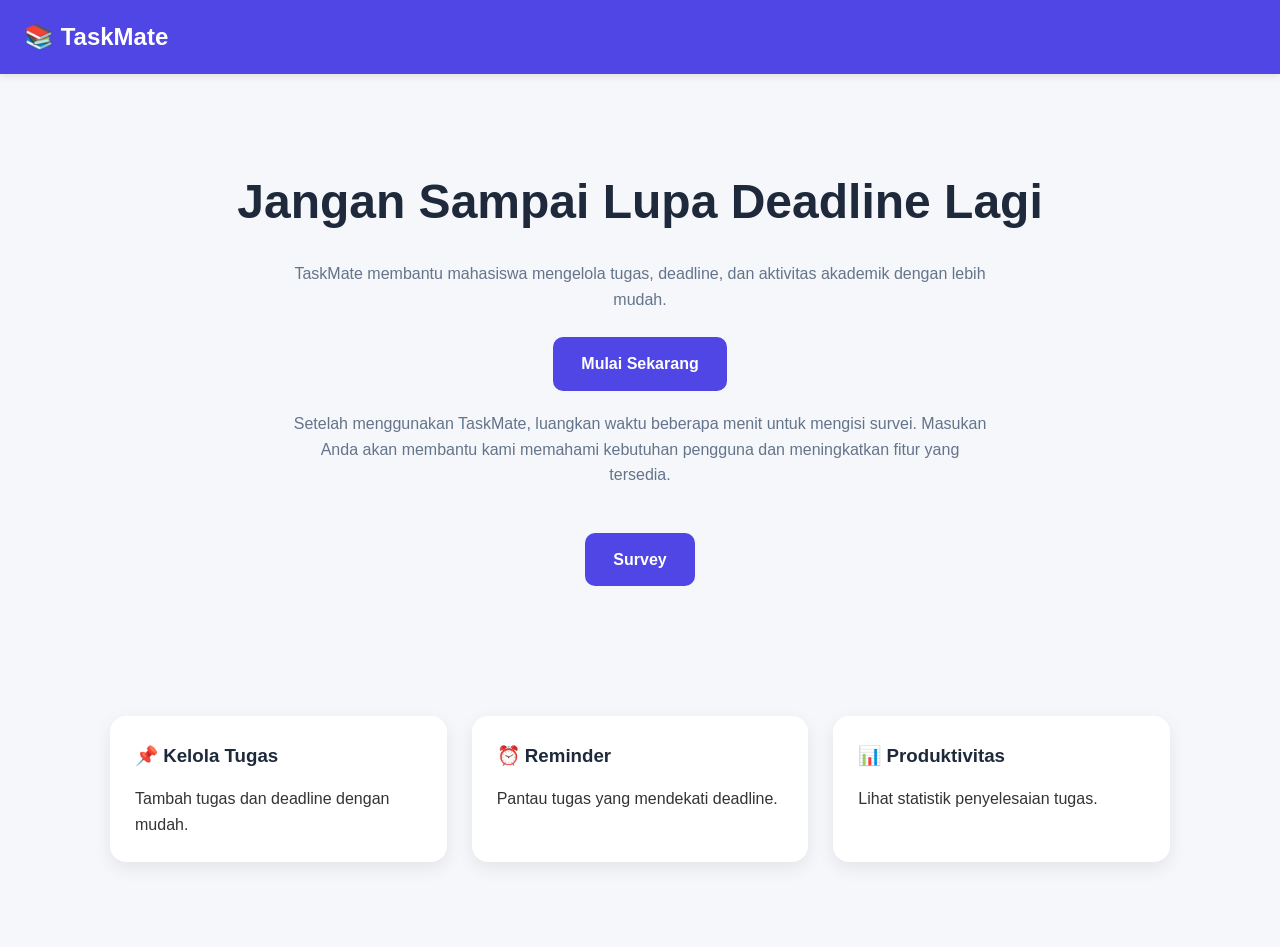
<file: index.html>
<!DOCTYPE html>
<html lang="id">
<head>
    <meta charset="UTF-8">
    <meta name="viewport" content="width=device-width, initial-scale=1, viewport-fit=cover">
    <title>TaskMate</title>
    <link rel="stylesheet" href="css/style.css">
</head>

<body>

    <nav>
        <h2>📚 TaskMate</h2>
    </nav>

    <section class="hero">

        <h1>Jangan Sampai Lupa Deadline Lagi</h1>

        <p>
            TaskMate membantu mahasiswa mengelola tugas,
            deadline, dan aktivitas akademik dengan lebih mudah.
        </p>

        <div class="button-group">
            <a class="btn" href="dashboard.html">Mulai Sekarang</a>

            <p class="survey-text">
                Setelah menggunakan TaskMate, luangkan waktu
                beberapa menit untuk mengisi survei. Masukan Anda akan membantu kami memahami 
                kebutuhan pengguna dan meningkatkan fitur yang tersedia.
            </p>

            <a class="btn" href="survey.html">Survey</a>
        </div>

    </section>

    <section class="features">

        <div class="card">
            <h3>📌 Kelola Tugas</h3>
            <p>Tambah tugas dan deadline dengan mudah.</p>
        </div>

        <div class="card">
            <h3>⏰ Reminder</h3>
            <p>Pantau tugas yang mendekati deadline.</p>
        </div>

        <div class="card">
            <h3>📊 Produktivitas</h3>
            <p>Lihat statistik penyelesaian tugas.</p>
        </div>

    </section>

</body>
</html>
</file>
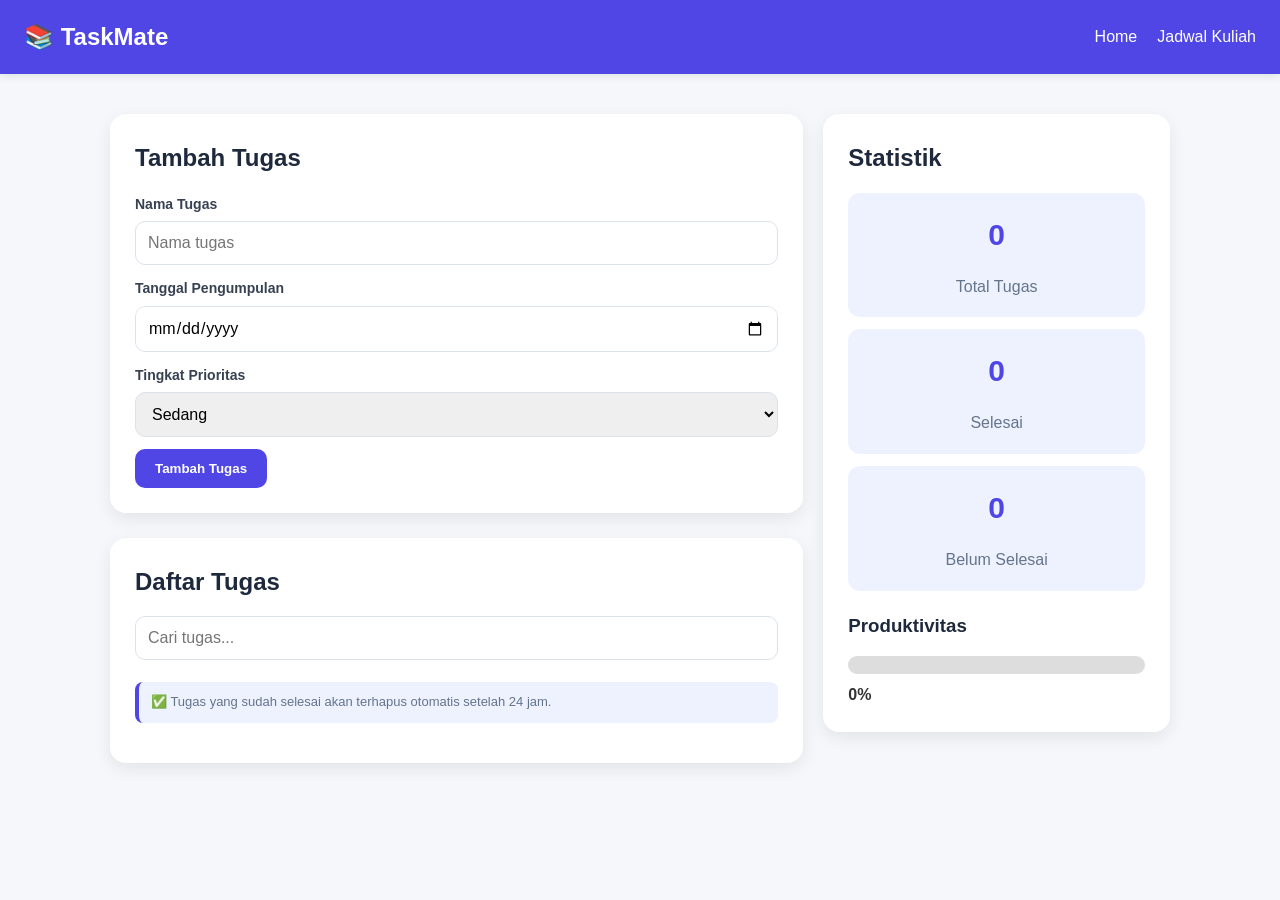
<file: dashboard.html>
<!DOCTYPE html>

<html lang="id">
<head>
<meta charset="UTF-8">
<meta name="viewport" content="width=device-width, initial-scale=1, viewport-fit=cover">
<title>Dashboard TaskMate</title>

<link rel="stylesheet" href="css/style.css">
<link rel="stylesheet" href="css/dashboard.css">
</head>
<body>

<nav>
    <h2>📚 TaskMate</h2>


<div>
    <a href="index.html">Home</a>
    <a href="schedule.html">Jadwal Kuliah</a>
</div>


</nav>

<div class="container">

<div class="dashboard-grid">

    <div>

        <div class="card">

            <h2>Tambah Tugas</h2>


            <label for="taskName">Nama Tugas</label>
            <input
                type="text"
                maxlength="20"
                id="taskName"
                placeholder="Nama tugas">


            <label for="taskDate">Tanggal Pengumpulan</label>
            <div class="date-wrapper">
                <input
                    type="date"
                    id="taskDate"
                    placeholder="Tanggal Pengumpulan">
            </div>


            <label for="taskPriority">Tingkat Prioritas</label>    
            <select id="taskPriority">
                <option value="Tinggi">Tinggi</option>
                <option value="Sedang" selected>Sedang</option>
                <option value="Rendah">Rendah</option>
            </select>

            <button onclick="addTask()">
                Tambah Tugas
            </button>

        </div>

        <div class="card" style="margin-top:25px;">

            <h2>Daftar Tugas</h2>

            <input
            type="text"
            id="searchTask"
            placeholder="Cari tugas..."
            onkeyup="renderTasks()">

            <p class="task-info">
                ✅ Tugas yang sudah selesai akan terhapus otomatis setelah 24 jam.
            </p>

            <ul id="taskList"></ul>

        </div>

    </div>

    <div>

       <div class="card">

    <h2>Statistik</h2>

        <div class="stats">

            <div class="stat-box">
                <h3 id="totalTask">0</h3>
                <p>Total Tugas</p>
            </div>

            <div class="stat-box">
                <h3 id="completedTask">0</h3>
                <p>Selesai</p>
            </div>

            <div class="stat-box">
                <h3 id="pendingTask">0</h3>
                <p>Belum Selesai</p>
            </div>

        </div>

        <div class="progress-section">

            <h3>Produktivitas</h3>

            <div class="progress">
                <div id="progressBar"></div>
            </div>

            <p id="progressText">0%</p>

        </div>

    </div>
    </div>

    

</div>


</div>

<script src="js/app.js"></script>

</body>
</html>
</file>
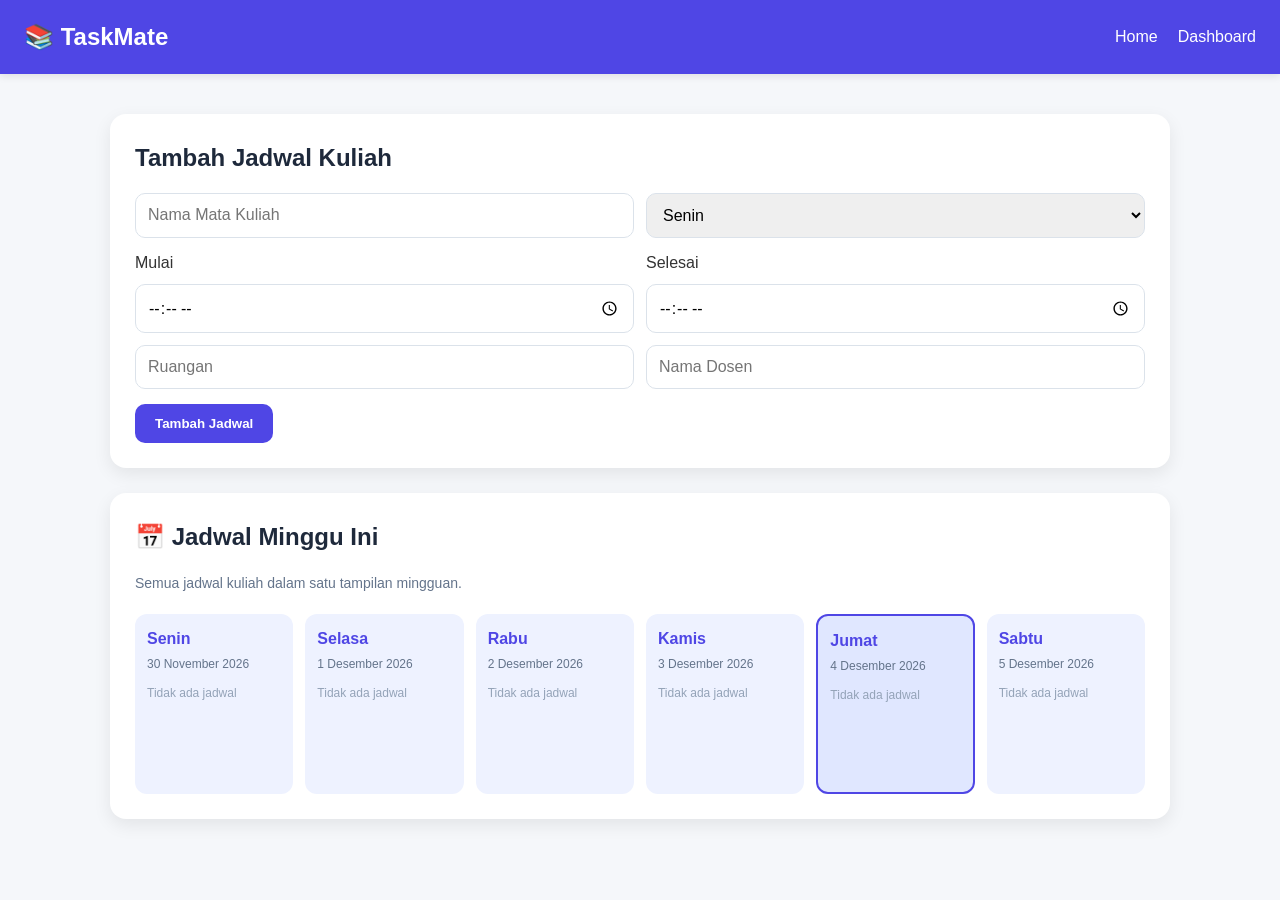
<file: schedule.html>
<!DOCTYPE html>
<html lang="id">
<head>
    <meta charset="UTF-8">
    <meta name="viewport" content="width=device-width, initial-scale=1, viewport-fit=cover">
    <title>Jadwal Kuliah - TaskMate</title>

    <link rel="stylesheet" href="css/style.css">
    <link rel="stylesheet" href="css/schedule.css">
    
</head>
<body>

    <nav>
        <h2>📚 TaskMate</h2>

        <div>
            <a href="index.html">Home</a>
            <a href="dashboard.html">Dashboard</a>
        </div>
    </nav>

    <div class="container">

        <!-- FORM TAMBAH JADWAL -->
        <div class="card">

            <h2>Tambah Jadwal Kuliah</h2>

            <div class="form-grid">

                <input
                    type="text"
                    maxlength="15"
                    id="courseName"
                    placeholder="Nama Mata Kuliah">

                <select id="courseDay">
                    <option value="Senin">Senin</option>
                    <option value="Selasa">Selasa</option>
                    <option value="Rabu">Rabu</option>
                    <option value="Kamis">Kamis</option>
                    <option value="Jumat">Jumat</option>
                    <option value="Sabtu">Sabtu</option>
                </select>
            <div class="time-group">
                <label for="endTime">Mulai</label>
                <input
                    type="time"
                    id="startTime">
            </div>                

            <div class="time-group">
                <label for="endTime">Selesai</label>
                <input
                    type="time"
                    id="endTime">
            </div>

                <input
                    type="text"
                    maxlength="3"
                    id="room"
                    placeholder="Ruangan">

                <input
                    type="text"
                    maxlength="40"
                    id="lecturer"
                    placeholder="Nama Dosen"
                    pattern="[A-Za-zÀ-ÿ\s.]+"
                    title="Hanya boleh berisi huruf"
                    oninput="this.value=this.value.replace(/[^A-Za-zÀ-ÿ\s.]/g,'')">

            </div>

            <button
                class="schedule-btn"
                onclick="addSchedule()">
                Tambah Jadwal
            </button>

        </div>

        <!-- JADWAL MINGGUAN -->
        <div class="card schedule-section">

            <h2>📅 Jadwal Minggu Ini</h2>

            <p class="week-subtitle">
                Semua jadwal kuliah dalam satu tampilan mingguan.
            </p>

            <div id="weeklySchedule">

                <!-- Akan diisi otomatis oleh schedule.js -->

            </div>

        </div>

    </div>

    <script src="js/schedule.js"></script>

</body>
</html>
</file>
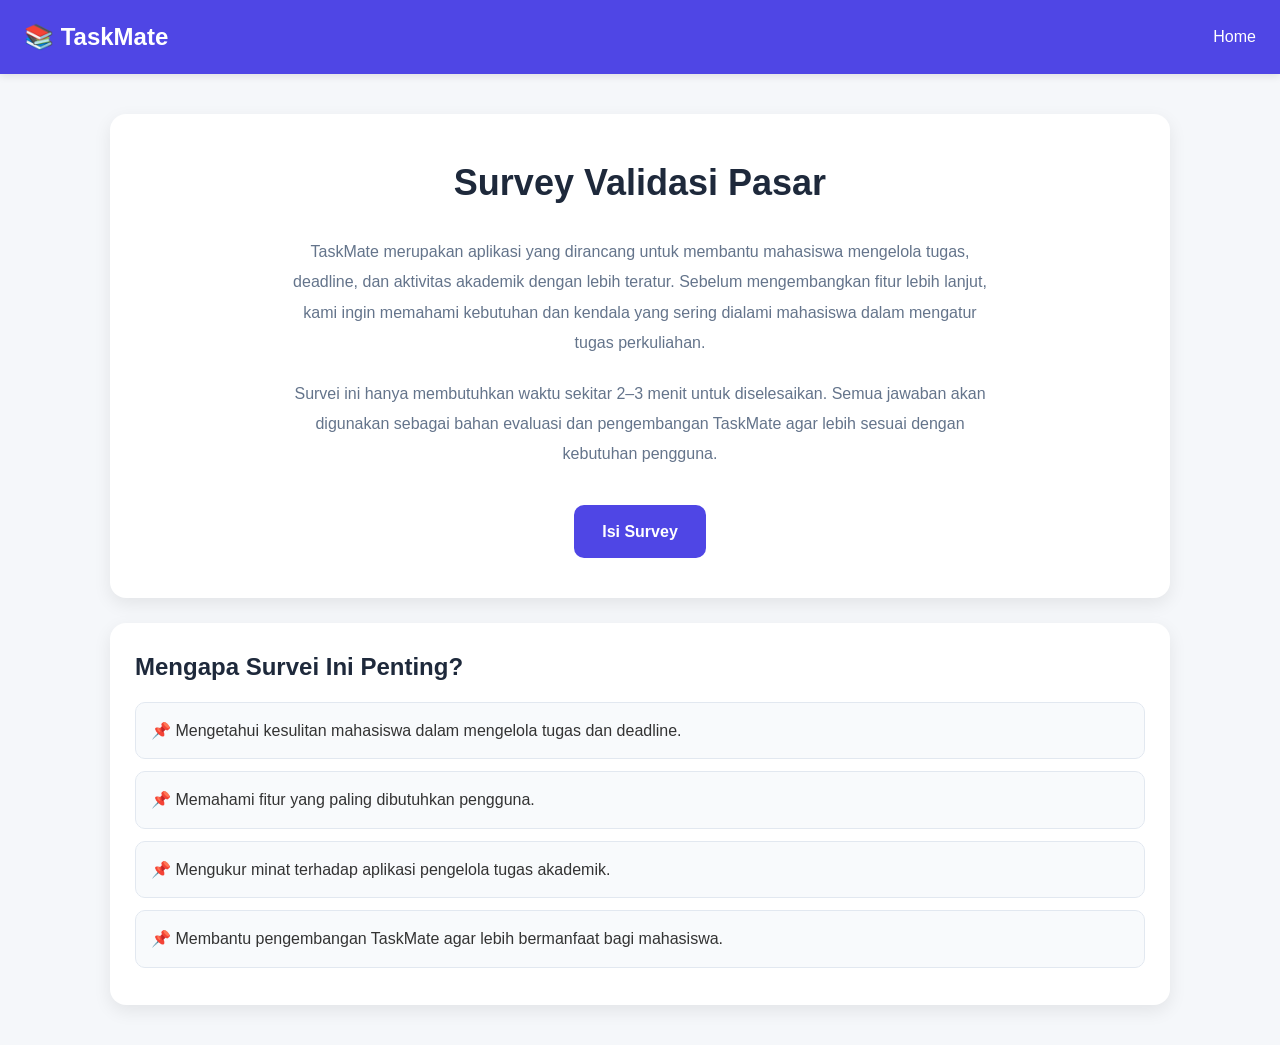
<file: survey.html>
<!DOCTYPE html>

<html lang="id">
<head>
    <meta charset="UTF-8">
    <meta name="viewport" content="width=device-width, initial-scale=1, viewport-fit=cover">
    <title>Survey TaskMate</title>
    <link rel="stylesheet" href="css/style.css">
    <link rel="stylesheet" href="css/survey.css">
</head>
<body>
<nav>
    <h2>📚 TaskMate</h2>
    <a href="index.html">Home</a>
</nav>

<div class="container">

    <div class="card survey-card">

        <h2>Survey Validasi Pasar</h2>

        <p class="survey-text">
            TaskMate merupakan aplikasi yang dirancang untuk membantu
            mahasiswa mengelola tugas, deadline, dan aktivitas akademik
            dengan lebih teratur. Sebelum mengembangkan fitur lebih lanjut,
            kami ingin memahami kebutuhan dan kendala yang sering dialami
            mahasiswa dalam mengatur tugas perkuliahan.
        </p>

        <p class="survey-text">
            Survei ini hanya membutuhkan waktu sekitar 2–3 menit untuk
            diselesaikan. Semua jawaban akan digunakan sebagai bahan
            evaluasi dan pengembangan TaskMate agar lebih sesuai dengan
            kebutuhan pengguna.
        </p>

        <a
            class="btn"
            href="https://docs.google.com/forms/d/e/1FAIpQLScG3D6UMDbjTNfA8n1Av8Xw0xHpPySuOvKYi8MBaL9ZjQgXjA/viewform?usp=header"
            target="_blank">
            Isi Survey
        </a>

    </div>

    <div class="card">

        <h2>Mengapa Survei Ini Penting?</h2>

        <ul>
            <li>📌 Mengetahui kesulitan mahasiswa dalam mengelola tugas dan deadline.</li>
            <li>📌 Memahami fitur yang paling dibutuhkan pengguna.</li>
            <li>📌 Mengukur minat terhadap aplikasi pengelola tugas akademik.</li>
            <li>📌 Membantu pengembangan TaskMate agar lebih bermanfaat bagi mahasiswa.</li>
        </ul>

    </div>

</div>


</body>
</html>
</file>
<file: css/style.css>
/* =========================
RESET
========================= */

*{
    margin:0;
    padding:0;
    box-sizing:border-box;
    font-family:'Segoe UI',sans-serif;
}

html{
    width:100%;
    overflow-x:hidden;
    -webkit-text-size-adjust:100%;
}

body{
    width:100%;
    overflow-x:hidden;
    background:#f5f7fa;
    color:#333;
    line-height:1.6;
}

/* =========================
NAVBAR
========================= */

nav{
    background:#4f46e5;
    color:#fff;
    padding:18px 24px;
    display:flex;
    justify-content:space-between;
    align-items:center;
    flex-wrap:wrap;
    gap:12px;
    box-shadow:0 2px 8px rgba(0,0,0,.1);
}

nav h2{
    font-size:24px;
}

nav div{
    display:flex;
    gap:20px;
    flex-wrap:wrap;
}

nav a{
    color:#fff;
    text-decoration:none;
    white-space:nowrap;
}

nav a:hover{
    opacity:.9;
}

/* =========================
CONTAINER
========================= */

.container{
    width:100%;
    max-width:1100px;
    margin:40px auto;
    padding:0 20px;
}

/* =========================
CARD
========================= */

.card{
    width:100%;
    background:#fff;
    border-radius:16px;
    padding:25px;
    margin-bottom:25px;
    overflow:hidden;
    box-shadow:0 6px 18px rgba(0,0,0,.08);
}

.card h2,
.card h3{
    color:#1e293b;
    margin-bottom:15px;
}

.card ul{
    list-style:none;
}

.card ul li{
    background:#f8fafc;
    border:1px solid #e2e8f0;
    border-radius:10px;
    padding:15px;
    margin-bottom:12px;
}

/* =========================
HOME
========================= */

.hero{
    padding:90px 20px;
    text-align:center;
}

.hero h1{
    font-size:48px;
    margin-bottom:20px;
    color:#1e293b;
}

.hero p{
    max-width:700px;
    margin:0 auto 25px;
    color:#64748b;
}

.button-group{
    display:flex;
    flex-direction:column;
    align-items:center;
    gap:20px;
}

.features{
    max-width:1100px;
    margin:auto;
    padding:40px 20px 60px;
    display:grid;
    grid-template-columns:repeat(auto-fit,minmax(280px,1fr));
    gap:25px;
}

/* =========================
BUTTON
========================= */

.btn{
    display:inline-block;
    background:#4f46e5;
    color:#fff;
    text-decoration:none;
    padding:14px 28px;
    border-radius:10px;
    font-weight:600;
}

.btn:hover{
    opacity:.9;
}

button{
    background:#4f46e5;
    color:#fff;
    border:none;
    border-radius:10px;
    padding:12px 20px;
    cursor:pointer;
    font-weight:600;
    white-space:normal;
}

button:hover{
    background:#4338ca;
}

/* =========================
FORM
========================= */

input,
select,
textarea{
    width:100%;
    max-width:100%;
    min-width:0;
    padding:12px;
    border:1px solid #dbe2ea;
    border-radius:10px;
    font-size:16px;
    box-sizing:border-box;
}

input,
select{
    margin-bottom:12px;
}

input:focus,
select:focus,
textarea:focus{
    outline:none;
    border-color:#4f46e5;
}

/* Input khusus iPhone */

input[type="date"],
input[type="time"],
input[type="datetime-local"]{
    width:100%;
    max-width:100%;
    min-width:0;
    display:block;
    box-sizing:border-box;
    appearance:none;
    -webkit-appearance:none;
}

img{
    max-width:100%;
    height:auto;
    display:block;
}

/* =========================
RESPONSIVE
========================= */

@media (max-width:768px){

    nav{
        padding:15px 20px;
        flex-direction:column;
        align-items:flex-start;
    }

    nav div{
        width:100%;
        gap:15px;
    }

    .hero{
        padding:60px 20px;
    }

    .hero h1{
        font-size:34px;
    }

    .features{
        grid-template-columns:1fr;
    }

    .container{
        padding:0 15px;
    }

}

@media (max-width:480px){

    .container{
        padding:0 12px;
    }

    .card{
        padding:18px;
    }

    .hero h1{
        font-size:28px;
    }

}

/* Mencegah Safari iPhone auto zoom */

input,
select,
textarea{
    font-size:16px !important;
}
</file>
<file: css/dashboard.css>
/* =========================
DASHBOARD
========================= */

.dashboard-grid{
    display:grid;
    grid-template-columns:2fr 1fr;
    gap:20px;
}

.dashboard-grid > *{
    min-width:0;
}

.stats{
    display:grid;
    gap:12px;
}

.stats > *{
    min-width:0;
}

.stat-box{
    background:#eef2ff;
    border-radius:12px;
    padding:18px;
    text-align:center;
}

.stat-box h3{
    font-size:30px;
    color:#4f46e5;
}

.stat-box p{
    color:#64748b;
}

.progress-section{
    margin-top:20px;
}

.progress{
    width:100%;
    height:18px;
    background:#ddd;
    border-radius:20px;
    overflow:hidden;
}

#progressBar{
    width:0%;
    height:100%;
    background:#4f46e5;
    transition:.3s;
}

#progressText{
    margin-top:8px;
    font-weight:600;
}

#taskList{
    margin-top:15px;
    list-style:none;
}

#taskList li{
    background:#f8fafc;
    border:1px solid #e2e8f0;
    border-radius:10px;
    padding:15px;
    margin-bottom:12px;
    overflow-wrap:break-word;
    word-break:break-word;
}

.task-buttons{
    display:flex;
    gap:10px;
    margin-top:10px;
}

.task-buttons button{
    flex:1;
}

.task-completed{
    opacity:.7;
}

.task-completed strong{
    text-decoration:line-through;
}

.priority-high{
    color:#dc2626;
    font-weight:700;
}

.priority-medium{
    color:#f59e0b;
    font-weight:700;
}

.priority-low{
    color:#16a34a;
    font-weight:700;
}

label{
    display:block;
    margin-bottom:6px;
    font-size:14px;
    font-weight:600;
    color:#374151;
}

.task-info{
    margin:10px 0 15px;
    padding:10px 12px;
    font-size:13px;
    color:#64748b;
    background:#eef2ff;
    border-left:4px solid #4f46e5;
    border-radius:8px;
    overflow-wrap:break-word;
    word-break:break-word;
}

/* =========================
DATE INPUT
========================= */

.date-wrapper{
    width:100%;
    overflow:hidden;
    border-radius:10px;
}

.date-wrapper input{
    width:100%;
    max-width:100%;
    min-width:0;
    display:block;
    box-sizing:border-box;
    -webkit-appearance:none;
    appearance:none;
}

/* =========================
RESPONSIVE
========================= */

@media (max-width:768px){

    .dashboard-grid{
        grid-template-columns:1fr;
    }

    .task-buttons{
        flex-direction:column;
    }

    .task-buttons button{
        width:100%;
    }

}
</file>
<file: css/schedule.css>
/* =========================
SCHEDULE
========================= */

.form-grid{
    display:grid;
    grid-template-columns:repeat(2,1fr);
    gap:12px;
    margin-bottom:15px;
}

.form-grid > *{
    width:100%;
    min-width:0;
}

.form-grid input,
.form-grid select{
    margin-bottom:0;
}

.week-subtitle{
    color:#64748b;
    font-size:14px;
    margin-bottom:20px;
}

#weeklySchedule{
    display:grid;
    grid-template-columns:repeat(6,1fr);
    gap:12px;
}

.week-card{
    background:#eef2ff;
    border-radius:12px;
    padding:12px;
    min-height:180px;
    min-width:0;
    overflow:hidden;
}

.week-card h3{
    color:#4f46e5;
    font-size:16px;
    margin-bottom:3px;
}

.week-date{
    font-size:12px;
    color:#64748b;
    margin-bottom:10px;
}

.week-item{
    background:#fff;
    border-radius:10px;
    padding:10px;
    margin-bottom:8px;
    box-shadow:0 2px 6px rgba(0,0,0,.05);
    font-size:12px;
    overflow-wrap:break-word;
    word-break:break-word;
}

.week-item strong{
    display:block;
    margin-bottom:4px;
    color:#1e293b;
}

.week-item button{
    width:100%;
    padding:6px;
    margin-top:8px;
    font-size:11px;
}

.empty-day{
    color:#94a3b8;
    font-size:12px;
}

.today-card{
    border:2px solid #4f46e5;
    background:#e0e7ff;
}

.time-group{
    display:flex;
    flex-direction:column;
    gap:5px;
    width:100%;
    min-width:0;
}

.time-group label{
    margin-bottom:4px;
}

.time-group input{
    width:100%;
    max-width:100%;
    min-width:0;
    display:block;
}

/* Mencegah input date/time melebar di Safari */
input[type="date"],
input[type="time"],
input[type="datetime-local"]{
    width:100%;
    max-width:100%;
    min-width:0;
    box-sizing:border-box;
    appearance:none;
    -webkit-appearance:none;
}

/* =========================
RESPONSIVE
========================= */

@media (max-width:1200px){

    #weeklySchedule{
        grid-template-columns:repeat(3,1fr);
    }

}

@media (max-width:768px){

    .form-grid{
        grid-template-columns:1fr;
    }

    #weeklySchedule{
        grid-template-columns:1fr;
    }

    .card{
        padding:18px;
    }

    .container{
        padding:15px;
    }

    .week-card{
        min-height:auto;
    }

}

@media (max-width:480px){

    .container{
        padding:12px;
    }

    .card{
        padding:15px;
    }

    .week-card{
        padding:10px;
    }

    .week-item{
        font-size:12px;
    }

}
</file>
<file: css/survey.css>
/* =========================
SURVEY
========================= */

.survey-card{
    padding:40px;
    text-align:center;
}

.survey-card h2{
    font-size:36px;
    color:#1e293b;
    margin-bottom:25px;
}

.survey-text{
    max-width:700px;
    margin:0 auto 20px;
    color:#64748b;
    text-align:center;
    line-height:1.9;
    font-size:16px;
    overflow-wrap:break-word;
    word-break:break-word;
}

.survey-card .btn{
    display:inline-block;
    margin-top:15px;
}

/* =========================
RESPONSIVE
========================= */

@media (max-width:768px){

    .survey-card{
        padding:30px 20px;
    }

    .survey-card h2{
        font-size:30px;
    }

    .survey-text{
        font-size:15px;
        line-height:1.8;
    }

}

@media (max-width:480px){

    .survey-card{
        padding:25px 15px;
    }

    .survey-card h2{
        font-size:26px;
    }

    .survey-text{
        font-size:14px;
    }

    .survey-card .btn{
        width:100%;
    }

}
</file>
